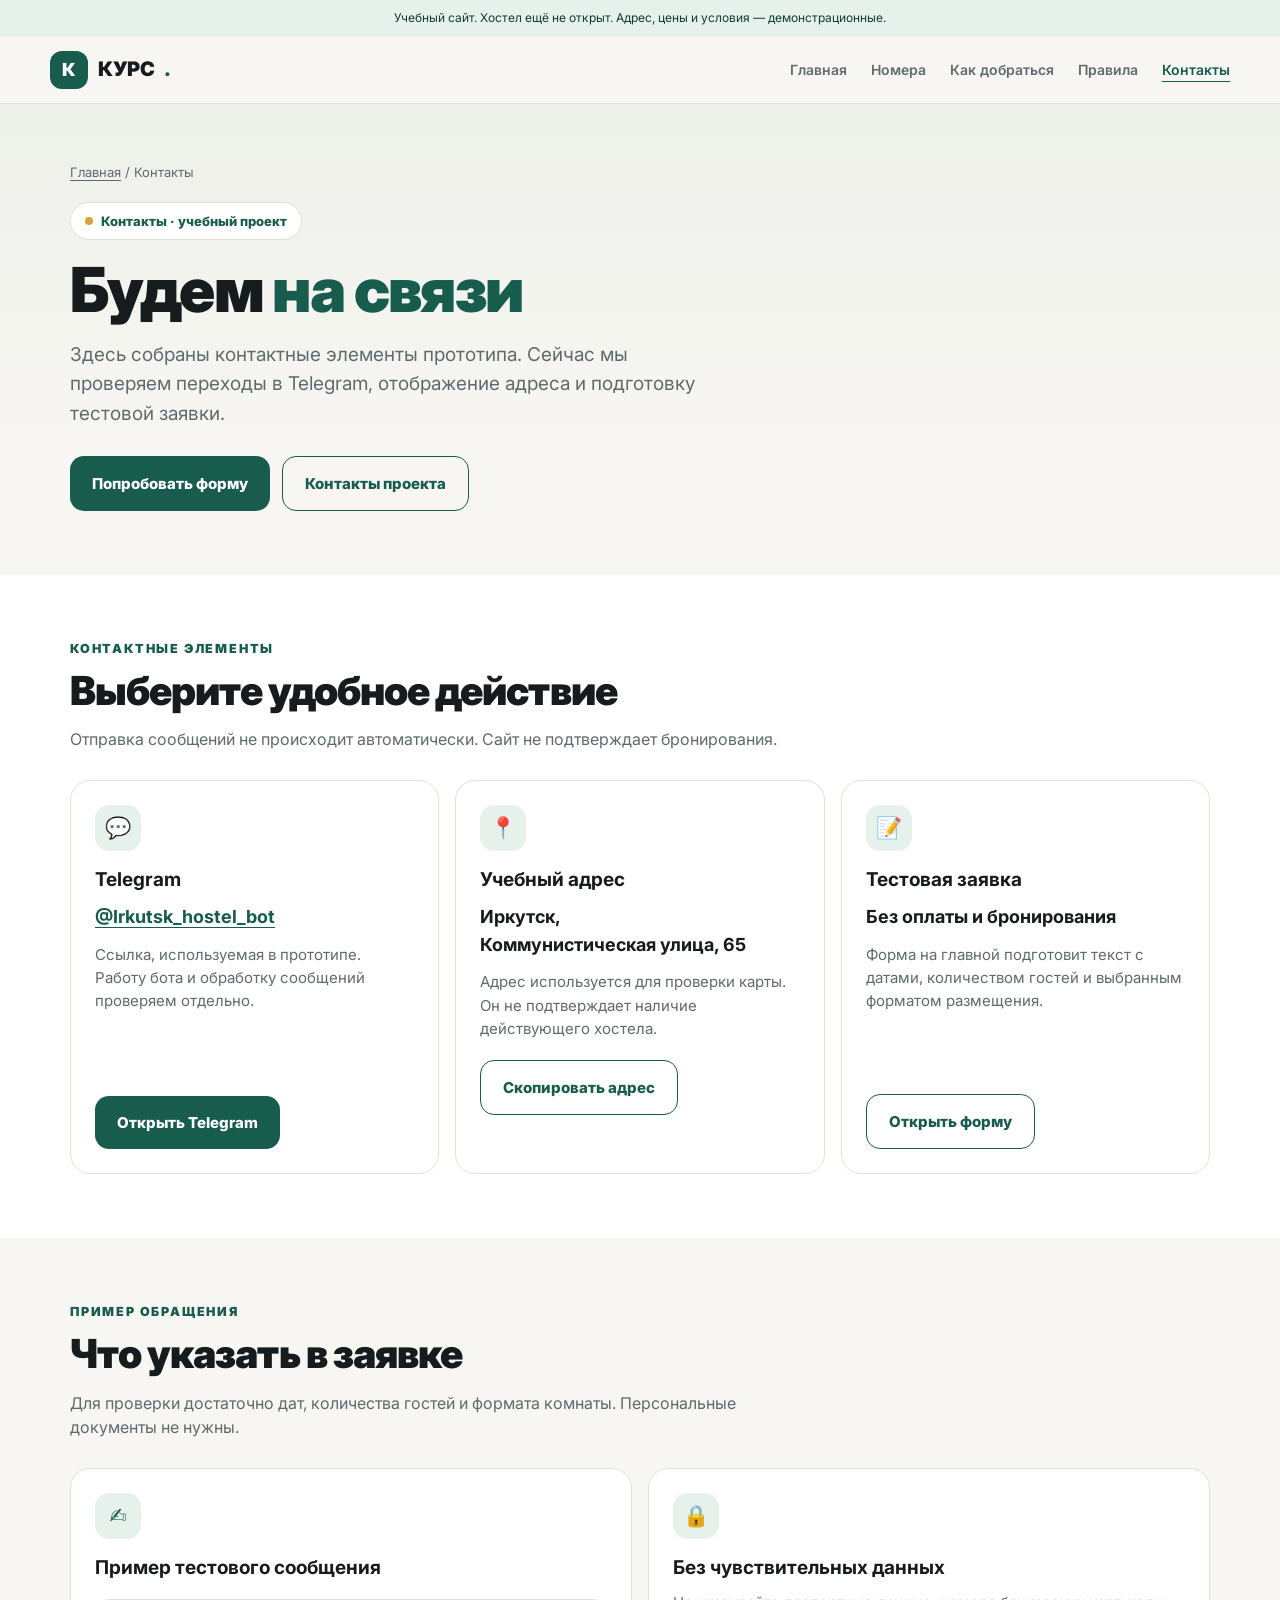
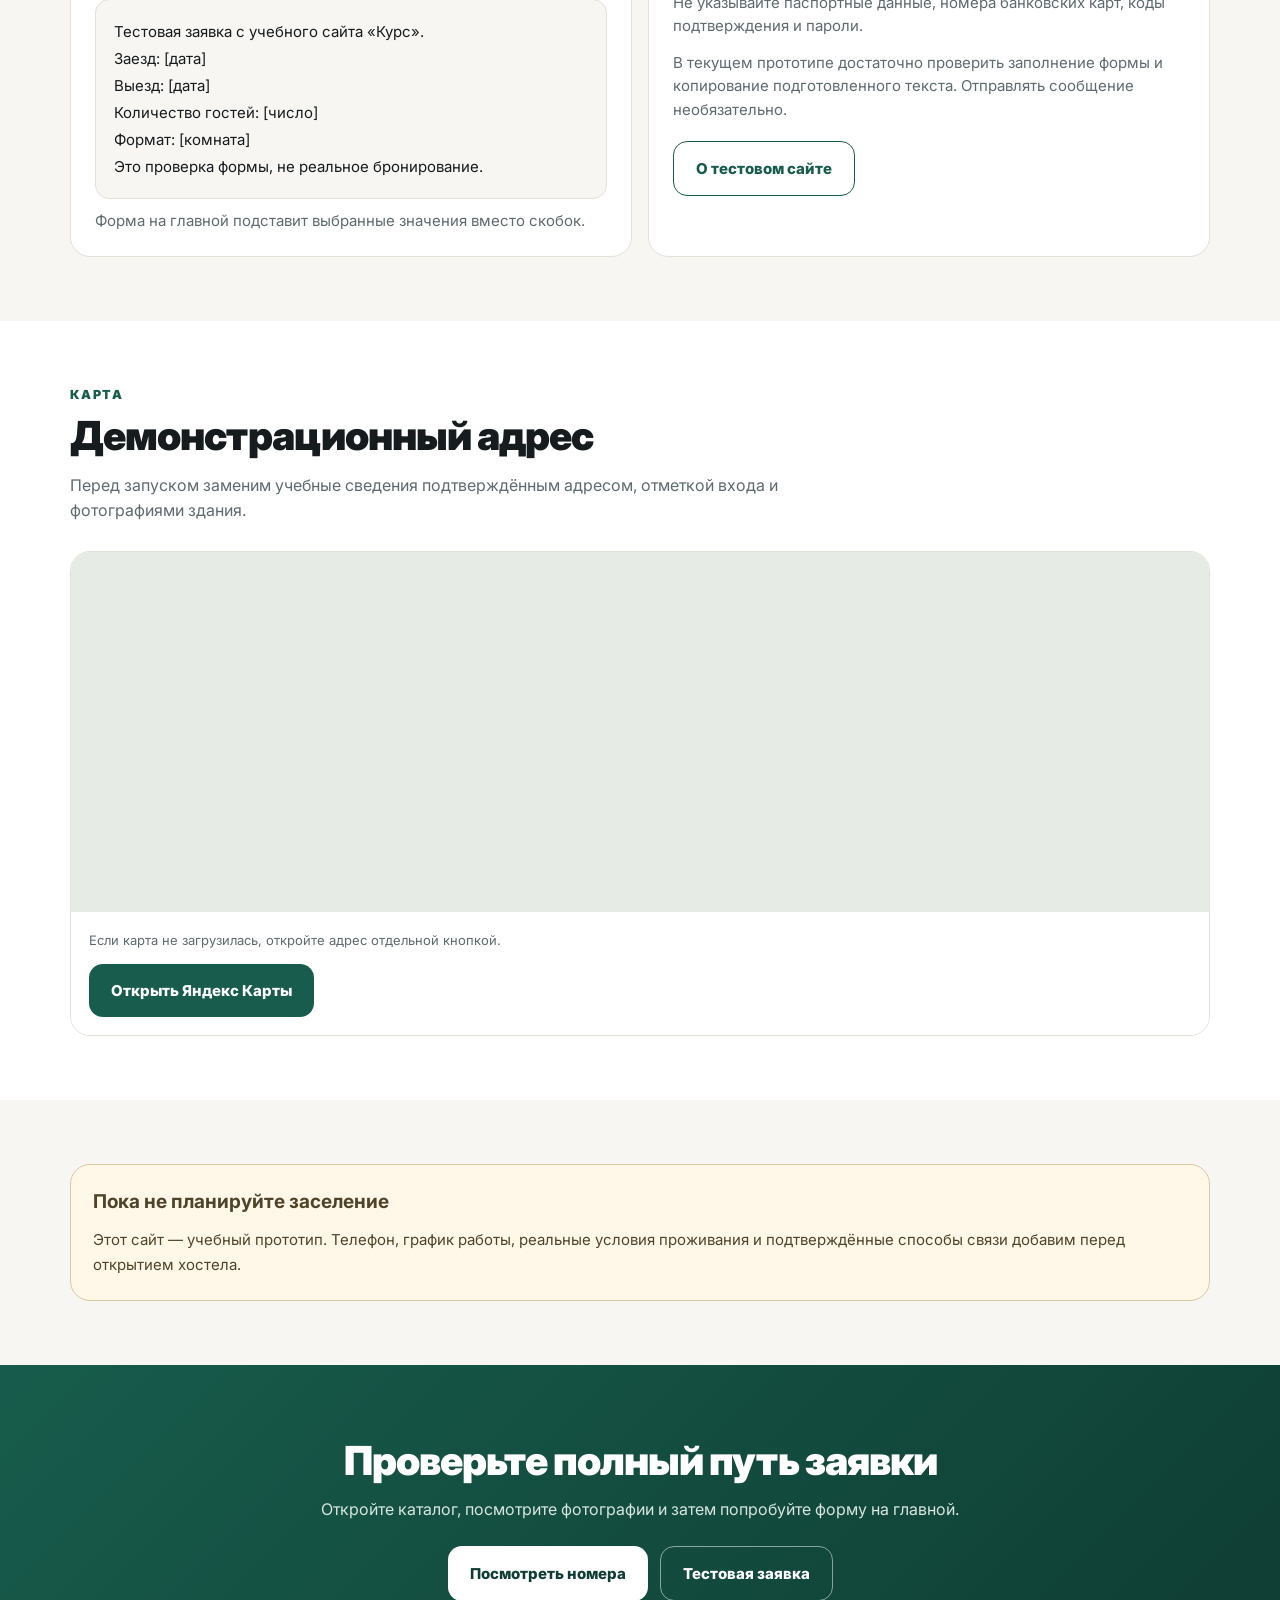
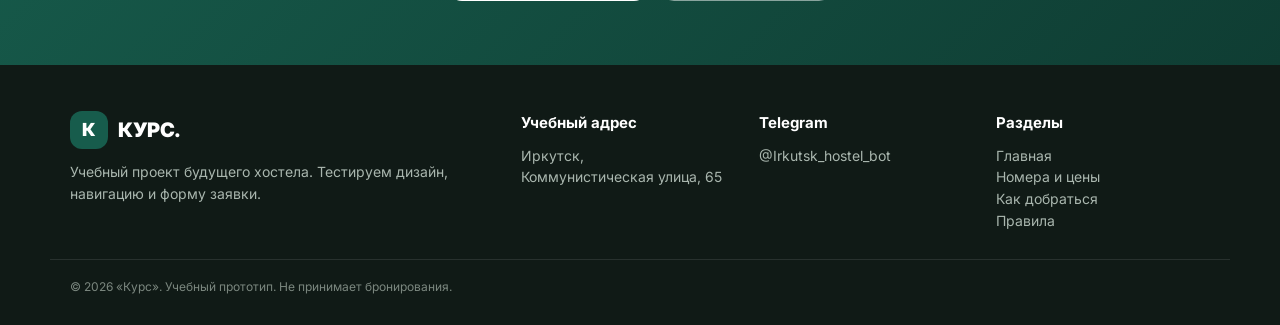
<file: contacts.html>
<!doctype html>
<html lang="ru">
<head>
  <meta charset="utf-8">
  <meta name="viewport" content="width=device-width, initial-scale=1">
  <meta name="robots" content="noindex, nofollow">

  <title>Контакты — учебный сайт «Курс»</title>
  <meta
    name="description"
    content="Контактная страница учебного проекта «Курс»: Telegram, демонстрационный адрес и переход к тестовой заявке.">

  <link rel="stylesheet" href="style.css">

  <style>
    .test-banner {
      padding: 9px 20px;
      background: #e7f1ec;
      color: #0f3d33;
      text-align: center;
      font-size: 12px;
    }

    .menu a[aria-current="page"] {
      color: var(--green);
      text-decoration: underline;
      text-underline-offset: 6px;
    }

    .breadcrumbs {
      margin-bottom: 20px;
      color: var(--muted);
      font-size: 13px;
    }

    .breadcrumbs a {
      text-decoration: underline;
      text-underline-offset: 3px;
    }

    .drawer-panel {
      overflow-y: auto;
    }

    .drawer-panel .btn {
      color: white;
      background: var(--green);
    }

    .drawer-panel .btn:hover {
      color: white;
      background: var(--green-dark);
    }

    .drawer-panel a[aria-current="page"] {
      background: var(--green-soft);
      color: var(--green);
    }

    .grid > * {
      min-width: 0;
    }

    .contact-card {
      display: flex;
      flex-direction: column;
      align-items: flex-start;
    }

    .contact-card .contact-action {
      margin-top: auto;
      padding-top: 20px;
    }

    .contact-value {
      margin-bottom: 12px;
      font-size: 18px;
      font-weight: 700;
      overflow-wrap: anywhere;
    }

    .contact-value a {
      color: var(--green);
      text-decoration: underline;
      text-underline-offset: 4px;
    }

    .address-text {
      font-style: normal;
    }

    .status {
      min-height: 22px;
      margin-top: 12px;
      color: var(--green);
      font-size: 13px;
    }

    .map-frame {
      display: block;
      width: 100%;
      height: 360px;
      border: 0;
      background: #e7ebe5;
    }

    .map-actions {
      padding: 18px;
      background: white;
    }

    .map-actions p {
      margin-bottom: 14px;
      color: var(--muted);
      font-size: 13px;
    }

    .message-example {
      margin-top: 16px;
      padding: 18px;
      border: 1px solid var(--line);
      border-radius: 14px;
      background: var(--bg);
      color: var(--ink);
      font-size: 15px;
      line-height: 1.8;
      white-space: pre-line;
    }

    .notice {
      padding: 22px;
      border: 1px solid #d9c89f;
      border-radius: var(--radius);
      background: #fff8e9;
      color: #51432a;
    }

    .notice h3 {
      margin-bottom: 10px;
      font-size: 19px;
    }

    .notice p {
      font-size: 15px;
      line-height: 1.7;
    }

    .mobile-bar {
      padding-bottom: calc(10px + env(safe-area-inset-bottom));
    }

    body {
      padding-bottom: calc(84px + env(safe-area-inset-bottom));
    }

    :focus-visible {
      outline: 3px solid #d9a13b;
      outline-offset: 4px;
    }

    @media (min-width: 860px) {
      .mobile-bar {
        display: none;
      }

      body {
        padding-bottom: 0;
      }
    }

    @media (prefers-reduced-motion: reduce) {
      html {
        scroll-behavior: auto;
      }
    }
  </style>
</head>

<body>

<div class="test-banner">
  Учебный сайт. Хостел ещё не открыт.
  Адрес, цены и условия — демонстрационные.
</div>

<header>
  <div class="container nav">
    <a class="brand" href="index.html" aria-label="Курс — главная">
      <span class="brand-mark" style="color: white;">К</span>
      КУРС<span>.</span>
    </a>

    <nav class="menu" aria-label="Основная навигация">
      <a href="index.html">Главная</a>
      <a href="rooms.html">Номера</a>
      <a href="directions.html">Как добраться</a>
      <a href="rules.html">Правила</a>
      <a href="contacts.html" aria-current="page">Контакты</a>
    </nav>

    <button
      class="burger"
      id="open-menu"
      type="button"
      aria-label="Открыть меню"
      aria-controls="mobile-menu"
      aria-expanded="false">
      <span></span>
    </button>
  </div>
</header>

<div class="drawer" id="mobile-menu" hidden>
  <div class="drawer-bg" id="menu-backdrop"></div>

  <div
    class="drawer-panel"
    role="dialog"
    aria-modal="true"
    aria-label="Навигация по сайту">

    <button
      class="drawer-close"
      id="close-menu"
      type="button"
      aria-label="Закрыть меню">
      ×
    </button>

    <a href="index.html">Главная</a>
    <a href="rooms.html">Номера и цены</a>
    <a href="directions.html">Как добраться</a>
    <a href="rules.html">Правила и FAQ</a>
    <a href="contacts.html" aria-current="page">Контакты</a>

    <a class="btn" href="index.html#booking">
      Тестовая заявка
    </a>
  </div>
</div>

<main>

  <section class="hero">
    <div class="container">

      <nav class="breadcrumbs" aria-label="Хлебные крошки">
        <a href="index.html">Главная</a>
        <span aria-hidden="true"> / </span>
        <span>Контакты</span>
      </nav>

      <div class="eyebrow">
        <span class="dot"></span>
        Контакты · учебный проект
      </div>

      <h1>Будем <em>на связи</em></h1>

      <p class="lead">
        Здесь собраны контактные элементы прототипа.
        Сейчас мы проверяем переходы в Telegram,
        отображение адреса и подготовку тестовой заявки.
      </p>

      <div class="hero-actions">
        <a class="btn" href="index.html#booking">
          Попробовать форму
        </a>

        <a class="btn ghost" href="#contact-options">
          Контакты проекта
        </a>
      </div>
    </div>
  </section>

  <section id="contact-options" style="background: white;">
    <div class="container">
      <div class="section-head">
        <div class="kicker">Контактные элементы</div>
        <h2>Выберите удобное действие</h2>

        <p class="sub">
          Отправка сообщений не происходит автоматически.
          Сайт не подтверждает бронирования.
        </p>
      </div>

      <div class="grid three">

        <div class="card contact-card">
          <div class="icon" aria-hidden="true">💬</div>
          <h3>Telegram</h3>

          <div class="contact-value">
            <a
              href="https://t.me/Irkutsk_hostel_bot"
              target="_blank"
              rel="noopener noreferrer">
              @Irkutsk_hostel_bot
            </a>
          </div>

          <p>
            Ссылка, используемая в прототипе.
            Работу бота и обработку сообщений
            проверяем отдельно.
          </p>

          <div class="contact-action">
            <a
              class="btn"
              href="https://t.me/Irkutsk_hostel_bot"
              target="_blank"
              rel="noopener noreferrer">
              Открыть Telegram
            </a>
          </div>
        </div>

        <div class="card contact-card">
          <div class="icon" aria-hidden="true">📍</div>
          <h3>Учебный адрес</h3>

          <address
            class="contact-value address-text"
            id="address">
            Иркутск,<br>
            Коммунистическая улица, 65
          </address>

          <p>
            Адрес используется для проверки карты.
            Он не подтверждает наличие
            действующего хостела.
          </p>

          <div class="contact-action">
            <button
              class="btn ghost"
              id="copy-address"
              type="button">
              Скопировать адрес
            </button>

            <p class="status" id="copy-status" role="status"></p>
          </div>
        </div>

        <div class="card contact-card">
          <div class="icon" aria-hidden="true">📝</div>
          <h3>Тестовая заявка</h3>

          <div class="contact-value">
            Без оплаты и бронирования
          </div>

          <p>
            Форма на главной подготовит текст
            с датами, количеством гостей
            и выбранным форматом размещения.
          </p>

          <div class="contact-action">
            <a class="btn ghost" href="index.html#booking">
              Открыть форму
            </a>
          </div>
        </div>

      </div>
    </div>
  </section>

  <section>
    <div class="container">
      <div class="section-head">
        <div class="kicker">Пример обращения</div>
        <h2>Что указать в заявке</h2>

        <p class="sub">
          Для проверки достаточно дат,
          количества гостей и формата комнаты.
          Персональные документы не нужны.
        </p>
      </div>

      <div class="grid two">

        <div class="card">
          <div class="icon" aria-hidden="true">✍️</div>
          <h3>Пример тестового сообщения</h3>

          <div class="message-example">Тестовая заявка с учебного сайта «Курс».
Заезд: [дата]
Выезд: [дата]
Количество гостей: [число]
Формат: [комната]
Это проверка формы, не реальное бронирование.</div>

          <p class="note">
            Форма на главной подставит
            выбранные значения вместо скобок.
          </p>
        </div>

        <div class="card">
          <div class="icon" aria-hidden="true">🔒</div>
          <h3>Без чувствительных данных</h3>

          <p>
            Не указывайте паспортные данные,
            номера банковских карт,
            коды подтверждения и пароли.
          </p>

          <p style="margin-top: 14px;">
            В текущем прототипе достаточно
            проверить заполнение формы
            и копирование подготовленного текста.
            Отправлять сообщение необязательно.
          </p>

          <a
            class="btn ghost"
            href="rules.html"
            style="margin-top: 20px;">
            О тестовом сайте
          </a>
        </div>

      </div>
    </div>
  </section>

  <section style="background: white;" id="location">
    <div class="container">
      <div class="section-head">
        <div class="kicker">Карта</div>
        <h2>Демонстрационный адрес</h2>

        <p class="sub">
          Перед запуском заменим учебные сведения
          подтверждённым адресом, отметкой входа
          и фотографиями здания.
        </p>
      </div>

      <div class="card map-card">
        <iframe
          class="map-frame"
          src="https://yandex.ru/map-widget/v1/?text=Иркутск%2C%20Коммунистическая%20улица%2C%2065&amp;z=16"
          loading="lazy"
          title="Поиск учебного адреса на Яндекс Картах">
        </iframe>

        <div class="map-actions">
          <p>
            Если карта не загрузилась,
            откройте адрес отдельной кнопкой.
          </p>

          <a
            class="btn"
            href="https://yandex.ru/maps/?text=Иркутск%2C%20Коммунистическая%20улица%2C%2065"
            target="_blank"
            rel="noopener noreferrer">
            Открыть Яндекс Карты
          </a>
        </div>
      </div>
    </div>
  </section>

  <section>
    <div class="container">
      <div class="notice">
        <h3>Пока не планируйте заселение</h3>
        <p>
          Этот сайт — учебный прототип.
          Телефон, график работы, реальные условия проживания
          и подтверждённые способы связи добавим
          перед открытием хостела.
        </p>
      </div>
    </div>
  </section>

  <section class="cta">
    <div class="container">
      <h2>Проверьте полный путь заявки</h2>

      <p>
        Откройте каталог, посмотрите фотографии
        и затем попробуйте форму на главной.
      </p>

      <div
        style="display: flex; flex-wrap: wrap;
               justify-content: center; gap: 12px;">

        <a class="btn" href="rooms.html">
          Посмотреть номера
        </a>

        <a class="btn ghost" href="index.html#booking">
          Тестовая заявка
        </a>
      </div>
    </div>
  </section>

</main>

<footer>
  <div class="container footer-grid">

    <div>
      <a
        class="brand"
        href="index.html"
        style="color: white; margin-bottom: 12px;">

        <span class="brand-mark" style="color: white;">К</span>
        КУРС.
      </a>

      <p>
        Учебный проект будущего хостела.
        Тестируем дизайн, навигацию и форму заявки.
      </p>
    </div>

    <div>
      <h4>Учебный адрес</h4>
      <p>
        Иркутск,<br>
        Коммунистическая улица, 65
      </p>
    </div>

    <div>
      <h4>Telegram</h4>

      <a
        href="https://t.me/Irkutsk_hostel_bot"
        style="overflow-wrap: anywhere;">
        @Irkutsk_hostel_bot
      </a>
    </div>

    <div>
      <h4>Разделы</h4>
      <p>
        <a href="index.html">Главная</a><br>
        <a href="rooms.html">Номера и цены</a><br>
        <a href="directions.html">Как добраться</a><br>
        <a href="rules.html">Правила</a>
      </p>
    </div>

  </div>

  <div class="container copyright">
    © 2026 «Курс». Учебный прототип. Не принимает бронирования.
  </div>
</footer>

<div class="mobile-bar">
  <a class="btn ghost" href="#contact-options">Контакты</a>
  <a class="btn" href="index.html#booking">Тестовая заявка</a>
</div>

<script>
  const drawer = document.getElementById('mobile-menu');
  const openMenuButton = document.getElementById('open-menu');
  const closeMenuButton = document.getElementById('close-menu');
  const backdrop = document.getElementById('menu-backdrop');

  function openMenu() {
    drawer.hidden = false;
    drawer.classList.add('open');
    openMenuButton.setAttribute('aria-expanded', 'true');
    document.body.style.overflow = 'hidden';
    closeMenuButton.focus();
  }

  function closeMenu() {
    drawer.classList.remove('open');
    drawer.hidden = true;
    openMenuButton.setAttribute('aria-expanded', 'false');
    document.body.style.overflow = '';
    openMenuButton.focus();
  }

  openMenuButton.addEventListener('click', openMenu);
  closeMenuButton.addEventListener('click', closeMenu);
  backdrop.addEventListener('click', closeMenu);

  drawer.querySelectorAll('a').forEach(link => {
    link.addEventListener('click', closeMenu);
  });

  document.addEventListener('keydown', event => {
    if (!drawer.classList.contains('open')) return;

    if (event.key === 'Escape') {
      closeMenu();
    }

    if (event.key === 'Tab') {
      const items = drawer.querySelectorAll('button, a[href]');
      const first = items[0];
      const last = items[items.length - 1];

      if (event.shiftKey && document.activeElement === first) {
        event.preventDefault();
        last.focus();
      } else if (
        !event.shiftKey &&
        document.activeElement === last
      ) {
        event.preventDefault();
        first.focus();
      }
    }
  });

  window.addEventListener('resize', () => {
    if (
      window.innerWidth >= 860 &&
      drawer.classList.contains('open')
    ) {
      closeMenu();
    }
  });

  const copyAddressButton = document.getElementById('copy-address');
  const copyStatus = document.getElementById('copy-status');
  const address = document.getElementById('address');

  copyAddressButton.addEventListener('click', async () => {
    const text = 'Иркутск, Коммунистическая улица, 65';

    try {
      await navigator.clipboard.writeText(text);
      copyStatus.textContent = 'Адрес скопирован.';
    } catch (error) {
      const selection = window.getSelection();
      const range = document.createRange();

      range.selectNodeContents(address);
      selection.removeAllRanges();
      selection.addRange(range);

      copyStatus.textContent =
        'Адрес выделен. Скопируйте его через меню телефона.';
    }
  });
</script>

</body>
</html>
</file>
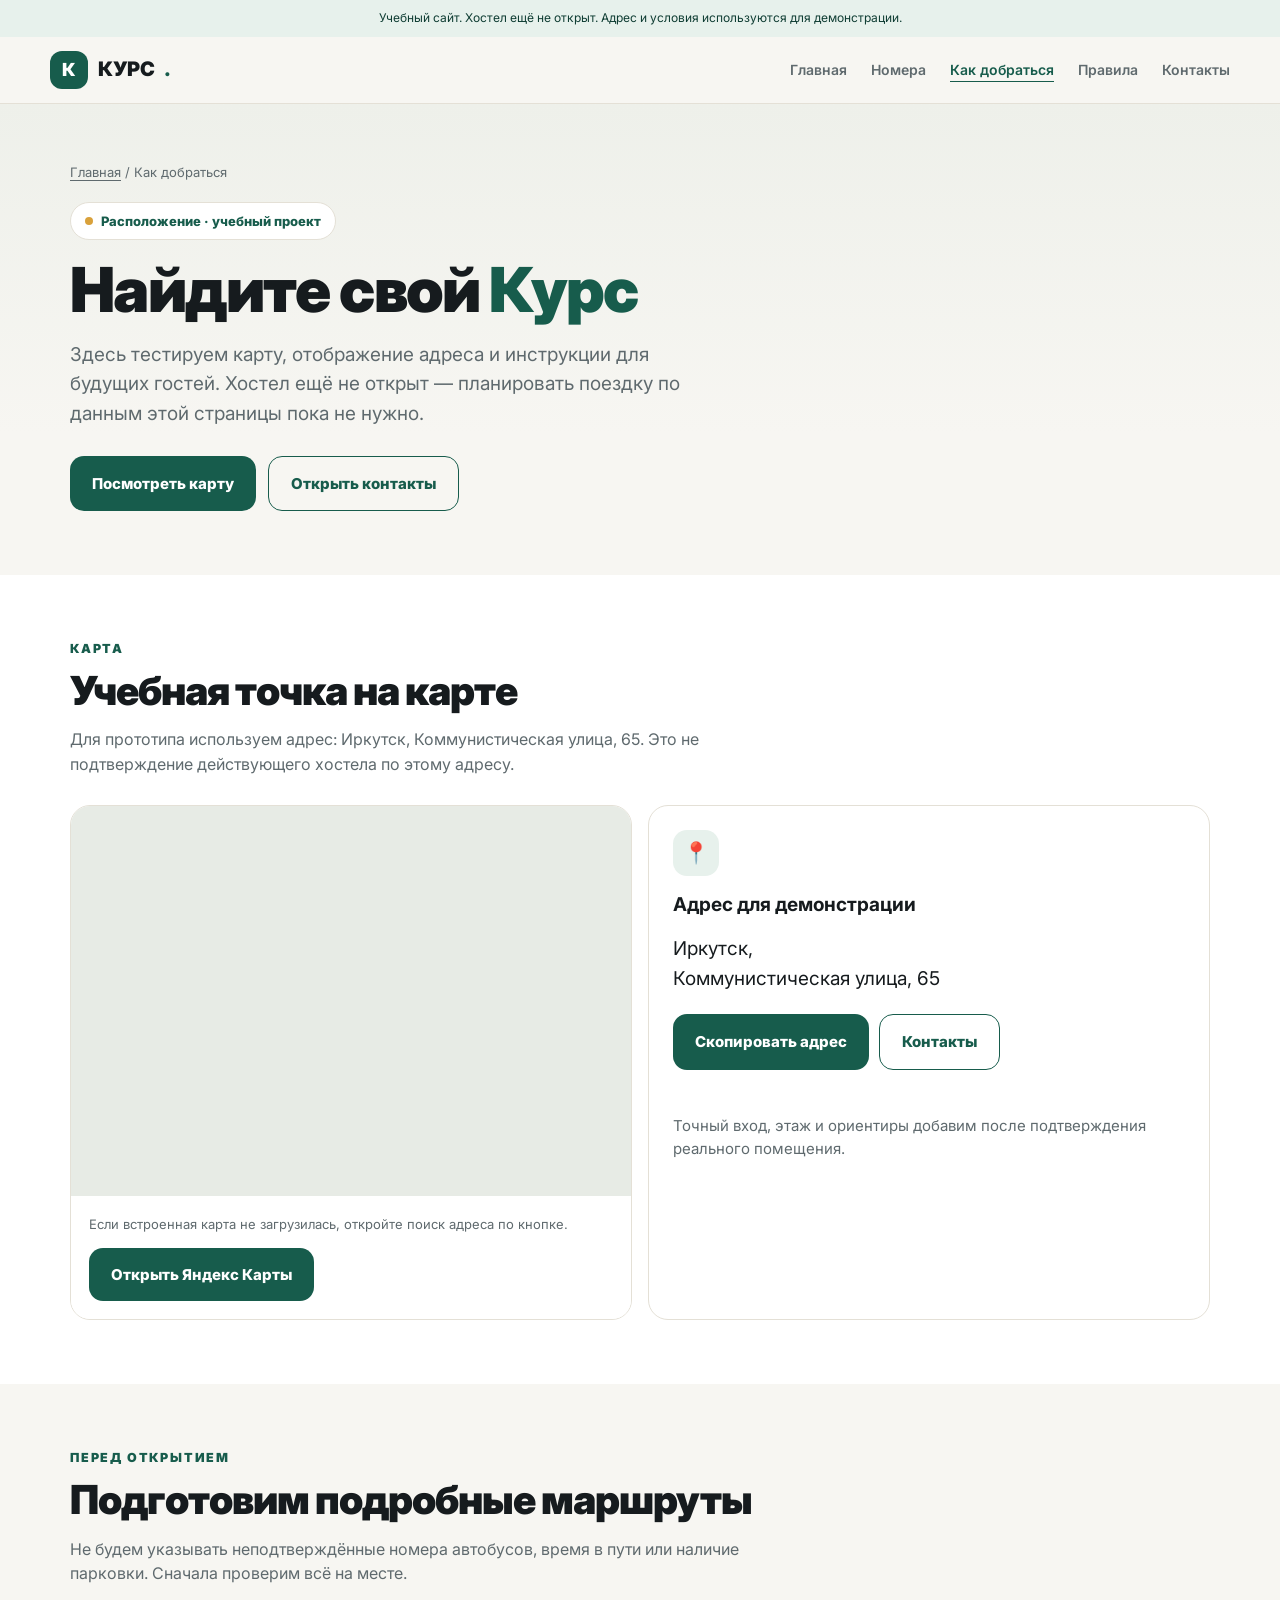
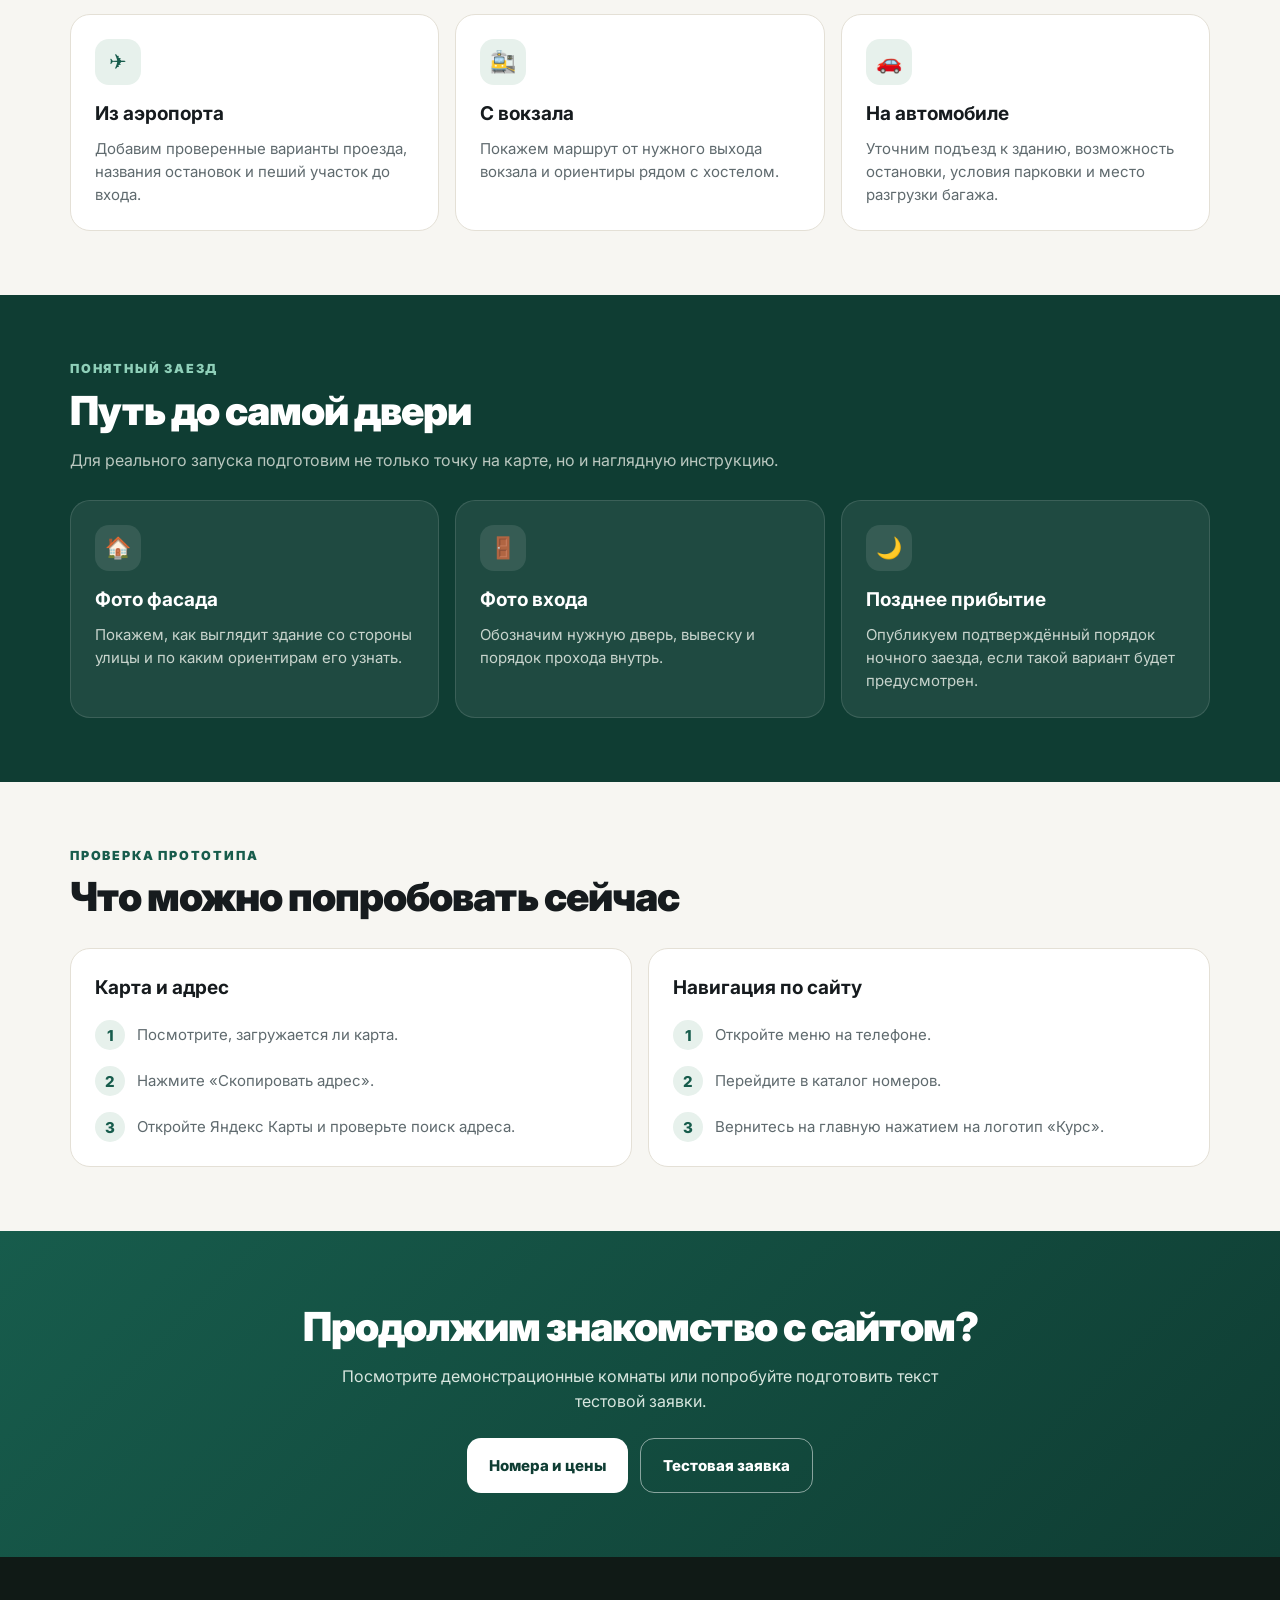
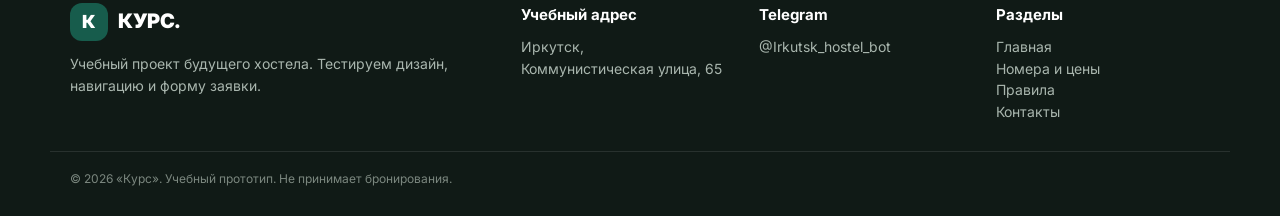
<file: directions.html>
<!doctype html>
<html lang="ru">
<head>
  <meta charset="utf-8">
  <meta name="viewport" content="width=device-width, initial-scale=1">
  <meta name="robots" content="noindex, nofollow">

  <title>Как добраться — учебный сайт «Курс»</title>
  <meta
    name="description"
    content="Учебная страница расположения хостела «Курс»: демонстрационный адрес, карта и информация для будущих гостей.">

  <link rel="stylesheet" href="style.css">

  <style>
    .test-banner {
      padding: 9px 20px;
      background: #e7f1ec;
      color: #0f3d33;
      text-align: center;
      font-size: 12px;
    }

    .menu a[aria-current="page"] {
      color: var(--green);
      text-decoration: underline;
      text-underline-offset: 6px;
    }

    .breadcrumbs {
      margin-bottom: 20px;
      color: var(--muted);
      font-size: 13px;
    }

    .breadcrumbs a {
      text-decoration: underline;
      text-underline-offset: 3px;
    }

    .drawer-panel {
      overflow-y: auto;
    }

    .drawer-panel .btn {
      color: white;
      background: var(--green);
    }

    .drawer-panel .btn:hover {
      color: white;
      background: var(--green-dark);
    }

    .drawer-panel a[aria-current="page"] {
      background: var(--green-soft);
      color: var(--green);
    }

    .grid > * {
      min-width: 0;
    }

    .map-frame {
      display: block;
      width: 100%;
      height: 390px;
      border: 0;
      background: #e7ebe5;
    }

    .map-actions {
      padding: 18px;
      background: white;
    }

    .map-actions p {
      margin-bottom: 14px;
      color: var(--muted);
      font-size: 13px;
    }

    .address-text {
      margin: 14px 0 20px;
      color: var(--ink);
      font-style: normal;
      font-size: 19px;
      line-height: 1.6;
    }

    .address-actions {
      display: flex;
      flex-wrap: wrap;
      gap: 10px;
    }

    .status {
      min-height: 22px;
      margin-top: 12px;
      color: var(--green);
      font-size: 13px;
    }

    .steps {
      list-style: none;
      display: grid;
      gap: 16px;
      margin-top: 18px;
    }

    .steps li {
      display: flex;
      align-items: flex-start;
      gap: 12px;
      color: var(--muted);
      font-size: 15px;
    }

    .step-number {
      flex: 0 0 30px;
      height: 30px;
      display: grid;
      place-items: center;
      border-radius: 50%;
      background: var(--green-soft);
      color: var(--green);
      font-weight: 800;
    }

    .steps li span:last-child {
      padding-top: 3px;
    }

    .mobile-bar {
      padding-bottom: calc(10px + env(safe-area-inset-bottom));
    }

    body {
      padding-bottom: calc(84px + env(safe-area-inset-bottom));
    }

    :focus-visible {
      outline: 3px solid #d9a13b;
      outline-offset: 4px;
    }

    @media (min-width: 860px) {
      .mobile-bar {
        display: none;
      }

      body {
        padding-bottom: 0;
      }
    }

    @media (prefers-reduced-motion: reduce) {
      html {
        scroll-behavior: auto;
      }
    }
  </style>
</head>

<body>

<div class="test-banner">
  Учебный сайт. Хостел ещё не открыт.
  Адрес и условия используются для демонстрации.
</div>

<header>
  <div class="container nav">
    <a class="brand" href="index.html" aria-label="Курс — главная">
      <span class="brand-mark" style="color: white;">К</span>
      КУРС<span>.</span>
    </a>

    <nav class="menu" aria-label="Основная навигация">
      <a href="index.html">Главная</a>
      <a href="rooms.html">Номера</a>
      <a href="directions.html" aria-current="page">
        Как добраться
      </a>
      <a href="rules.html">Правила</a>
      <a href="contacts.html">Контакты</a>
    </nav>

    <button
      class="burger"
      id="open-menu"
      type="button"
      aria-label="Открыть меню"
      aria-controls="mobile-menu"
      aria-expanded="false">
      <span></span>
    </button>
  </div>
</header>

<div class="drawer" id="mobile-menu" hidden>
  <div class="drawer-bg" id="menu-backdrop"></div>

  <div
    class="drawer-panel"
    role="dialog"
    aria-modal="true"
    aria-label="Навигация по сайту">

    <button
      class="drawer-close"
      id="close-menu"
      type="button"
      aria-label="Закрыть меню">
      ×
    </button>

    <a href="index.html">Главная</a>
    <a href="rooms.html">Номера и цены</a>
    <a href="directions.html" aria-current="page">
      Как добраться
    </a>
    <a href="rules.html">Правила и FAQ</a>
    <a href="contacts.html">Контакты</a>

    <a class="btn" href="index.html#booking">
      Тестовая заявка
    </a>
  </div>
</div>

<main>

  <section class="hero">
    <div class="container">

      <nav class="breadcrumbs" aria-label="Хлебные крошки">
        <a href="index.html">Главная</a>
        <span aria-hidden="true"> / </span>
        <span>Как добраться</span>
      </nav>

      <div class="eyebrow">
        <span class="dot"></span>
        Расположение · учебный проект
      </div>

      <h1>Найдите свой <em>Курс</em></h1>

      <p class="lead">
        Здесь тестируем карту, отображение адреса
        и инструкции для будущих гостей.
        Хостел ещё не открыт — планировать поездку
        по данным этой страницы пока не нужно.
      </p>

      <div class="hero-actions">
        <a class="btn" href="#location">Посмотреть карту</a>
        <a class="btn ghost" href="contacts.html">
          Открыть контакты
        </a>
      </div>
    </div>
  </section>

  <section id="location" style="background: white;">
    <div class="container">
      <div class="section-head">
        <div class="kicker">Карта</div>
        <h2>Учебная точка на карте</h2>

        <p class="sub">
          Для прототипа используем адрес:
          Иркутск, Коммунистическая улица, 65.
          Это не подтверждение действующего хостела по этому адресу.
        </p>
      </div>

      <div class="grid two">

        <div class="card map-card">
          <iframe
            class="map-frame"
            src="https://yandex.ru/map-widget/v1/?text=Иркутск%2C%20Коммунистическая%20улица%2C%2065&amp;z=16"
            loading="lazy"
            title="Поиск учебного адреса на Яндекс Картах">
          </iframe>

          <div class="map-actions">
            <p>
              Если встроенная карта не загрузилась,
              откройте поиск адреса по кнопке.
            </p>

            <a
              class="btn"
              href="https://yandex.ru/maps/?text=Иркутск%2C%20Коммунистическая%20улица%2C%2065"
              target="_blank"
              rel="noopener noreferrer">
              Открыть Яндекс Карты
            </a>
          </div>
        </div>

        <div class="card">
          <div class="icon" aria-hidden="true">📍</div>
          <h3>Адрес для демонстрации</h3>

          <address class="address-text" id="address">
            Иркутск,<br>
            Коммунистическая улица, 65
          </address>

          <div class="address-actions">
            <button class="btn" id="copy-address" type="button">
              Скопировать адрес
            </button>

            <a class="btn ghost" href="contacts.html">
              Контакты
            </a>
          </div>

          <p class="status" id="copy-status" role="status"></p>

          <p class="note">
            Точный вход, этаж и ориентиры добавим
            после подтверждения реального помещения.
          </p>
        </div>

      </div>
    </div>
  </section>

  <section>
    <div class="container">
      <div class="section-head">
        <div class="kicker">Перед открытием</div>
        <h2>Подготовим подробные маршруты</h2>

        <p class="sub">
          Не будем указывать неподтверждённые номера автобусов,
          время в пути или наличие парковки.
          Сначала проверим всё на месте.
        </p>
      </div>

      <div class="grid three">

        <div class="card">
          <div class="icon" aria-hidden="true">✈️</div>
          <h3>Из аэропорта</h3>

          <p>
            Добавим проверенные варианты проезда,
            названия остановок и пеший участок до входа.
          </p>
        </div>

        <div class="card">
          <div class="icon" aria-hidden="true">🚉</div>
          <h3>С вокзала</h3>

          <p>
            Покажем маршрут от нужного выхода вокзала
            и ориентиры рядом с хостелом.
          </p>
        </div>

        <div class="card">
          <div class="icon" aria-hidden="true">🚗</div>
          <h3>На автомобиле</h3>

          <p>
            Уточним подъезд к зданию, возможность остановки,
            условия парковки и место разгрузки багажа.
          </p>
        </div>

      </div>
    </div>
  </section>

  <section class="dark">
    <div class="container">
      <div class="section-head">
        <div class="kicker">Понятный заезд</div>
        <h2>Путь до самой двери</h2>

        <p class="sub">
          Для реального запуска подготовим не только
          точку на карте, но и наглядную инструкцию.
        </p>
      </div>

      <div class="grid three">
        <div class="card">
          <div class="icon" aria-hidden="true">🏠</div>
          <h3>Фото фасада</h3>
          <p>
            Покажем, как выглядит здание со стороны улицы
            и по каким ориентирам его узнать.
          </p>
        </div>

        <div class="card">
          <div class="icon" aria-hidden="true">🚪</div>
          <h3>Фото входа</h3>
          <p>
            Обозначим нужную дверь, вывеску
            и порядок прохода внутрь.
          </p>
        </div>

        <div class="card">
          <div class="icon" aria-hidden="true">🌙</div>
          <h3>Позднее прибытие</h3>
          <p>
            Опубликуем подтверждённый порядок ночного заезда,
            если такой вариант будет предусмотрен.
          </p>
        </div>
      </div>
    </div>
  </section>

  <section>
    <div class="container">
      <div class="section-head">
        <div class="kicker">Проверка прототипа</div>
        <h2>Что можно попробовать сейчас</h2>
      </div>

      <div class="grid two">
        <div class="card">
          <h3>Карта и адрес</h3>

          <ol class="steps">
            <li>
              <span class="step-number">1</span>
              <span>Посмотрите, загружается ли карта.</span>
            </li>

            <li>
              <span class="step-number">2</span>
              <span>Нажмите «Скопировать адрес».</span>
            </li>

            <li>
              <span class="step-number">3</span>
              <span>
                Откройте Яндекс Карты и проверьте поиск адреса.
              </span>
            </li>
          </ol>
        </div>

        <div class="card">
          <h3>Навигация по сайту</h3>

          <ol class="steps">
            <li>
              <span class="step-number">1</span>
              <span>Откройте меню на телефоне.</span>
            </li>

            <li>
              <span class="step-number">2</span>
              <span>Перейдите в каталог номеров.</span>
            </li>

            <li>
              <span class="step-number">3</span>
              <span>
                Вернитесь на главную нажатием на логотип «Курс».
              </span>
            </li>
          </ol>
        </div>
      </div>
    </div>
  </section>

  <section class="cta">
    <div class="container">
      <h2>Продолжим знакомство с сайтом?</h2>

      <p>
        Посмотрите демонстрационные комнаты
        или попробуйте подготовить текст тестовой заявки.
      </p>

      <div
        style="display: flex; flex-wrap: wrap;
               justify-content: center; gap: 12px;">

        <a class="btn" href="rooms.html">
          Номера и цены
        </a>

        <a class="btn ghost" href="index.html#booking">
          Тестовая заявка
        </a>
      </div>
    </div>
  </section>

</main>

<footer>
  <div class="container footer-grid">
    <div>
      <a
        class="brand"
        href="index.html"
        style="color: white; margin-bottom: 12px;">

        <span class="brand-mark" style="color: white;">К</span>
        КУРС.
      </a>

      <p>
        Учебный проект будущего хостела.
        Тестируем дизайн, навигацию и форму заявки.
      </p>
    </div>

    <div>
      <h4>Учебный адрес</h4>
      <p>
        Иркутск,<br>
        Коммунистическая улица, 65
      </p>
    </div>

    <div>
      <h4>Telegram</h4>

      <a
        href="https://t.me/Irkutsk_hostel_bot"
        style="overflow-wrap: anywhere;">
        @Irkutsk_hostel_bot
      </a>
    </div>

    <div>
      <h4>Разделы</h4>
      <p>
        <a href="index.html">Главная</a><br>
        <a href="rooms.html">Номера и цены</a><br>
        <a href="rules.html">Правила</a><br>
        <a href="contacts.html">Контакты</a>
      </p>
    </div>
  </div>

  <div class="container copyright">
    © 2026 «Курс». Учебный прототип. Не принимает бронирования.
  </div>
</footer>

<div class="mobile-bar">
  <a class="btn ghost" href="#location">Карта</a>
  <a class="btn" href="index.html#booking">Тестовая заявка</a>
</div>

<script>
  const drawer = document.getElementById('mobile-menu');
  const openMenuButton = document.getElementById('open-menu');
  const closeMenuButton = document.getElementById('close-menu');
  const backdrop = document.getElementById('menu-backdrop');

  function openMenu() {
    drawer.hidden = false;
    drawer.classList.add('open');
    openMenuButton.setAttribute('aria-expanded', 'true');
    document.body.style.overflow = 'hidden';
    closeMenuButton.focus();
  }

  function closeMenu() {
    drawer.classList.remove('open');
    drawer.hidden = true;
    openMenuButton.setAttribute('aria-expanded', 'false');
    document.body.style.overflow = '';
    openMenuButton.focus();
  }

  openMenuButton.addEventListener('click', openMenu);
  closeMenuButton.addEventListener('click', closeMenu);
  backdrop.addEventListener('click', closeMenu);

  drawer.querySelectorAll('a').forEach(link => {
    link.addEventListener('click', closeMenu);
  });

  document.addEventListener('keydown', event => {
    if (!drawer.classList.contains('open')) return;

    if (event.key === 'Escape') {
      closeMenu();
    }

    if (event.key === 'Tab') {
      const items = drawer.querySelectorAll('button, a[href]');
      const first = items[0];
      const last = items[items.length - 1];

      if (event.shiftKey && document.activeElement === first) {
        event.preventDefault();
        last.focus();
      } else if (
        !event.shiftKey &&
        document.activeElement === last
      ) {
        event.preventDefault();
        first.focus();
      }
    }
  });

  window.addEventListener('resize', () => {
    if (
      window.innerWidth >= 860 &&
      drawer.classList.contains('open')
    ) {
      closeMenu();
    }
  });

  const copyAddressButton = document.getElementById('copy-address');
  const copyStatus = document.getElementById('copy-status');
  const address = document.getElementById('address');

  copyAddressButton.addEventListener('click', async () => {
    const text = 'Иркутск, Коммунистическая улица, 65';

    try {
      await navigator.clipboard.writeText(text);
      copyStatus.textContent = 'Адрес скопирован.';
    } catch (error) {
      const selection = window.getSelection();
      const range = document.createRange();

      range.selectNodeContents(address);
      selection.removeAllRanges();
      selection.addRange(range);

      copyStatus.textContent =
        'Адрес выделен. Скопируйте его через меню телефона.';
    }
  });
</script>

</body>
</html>
</file>
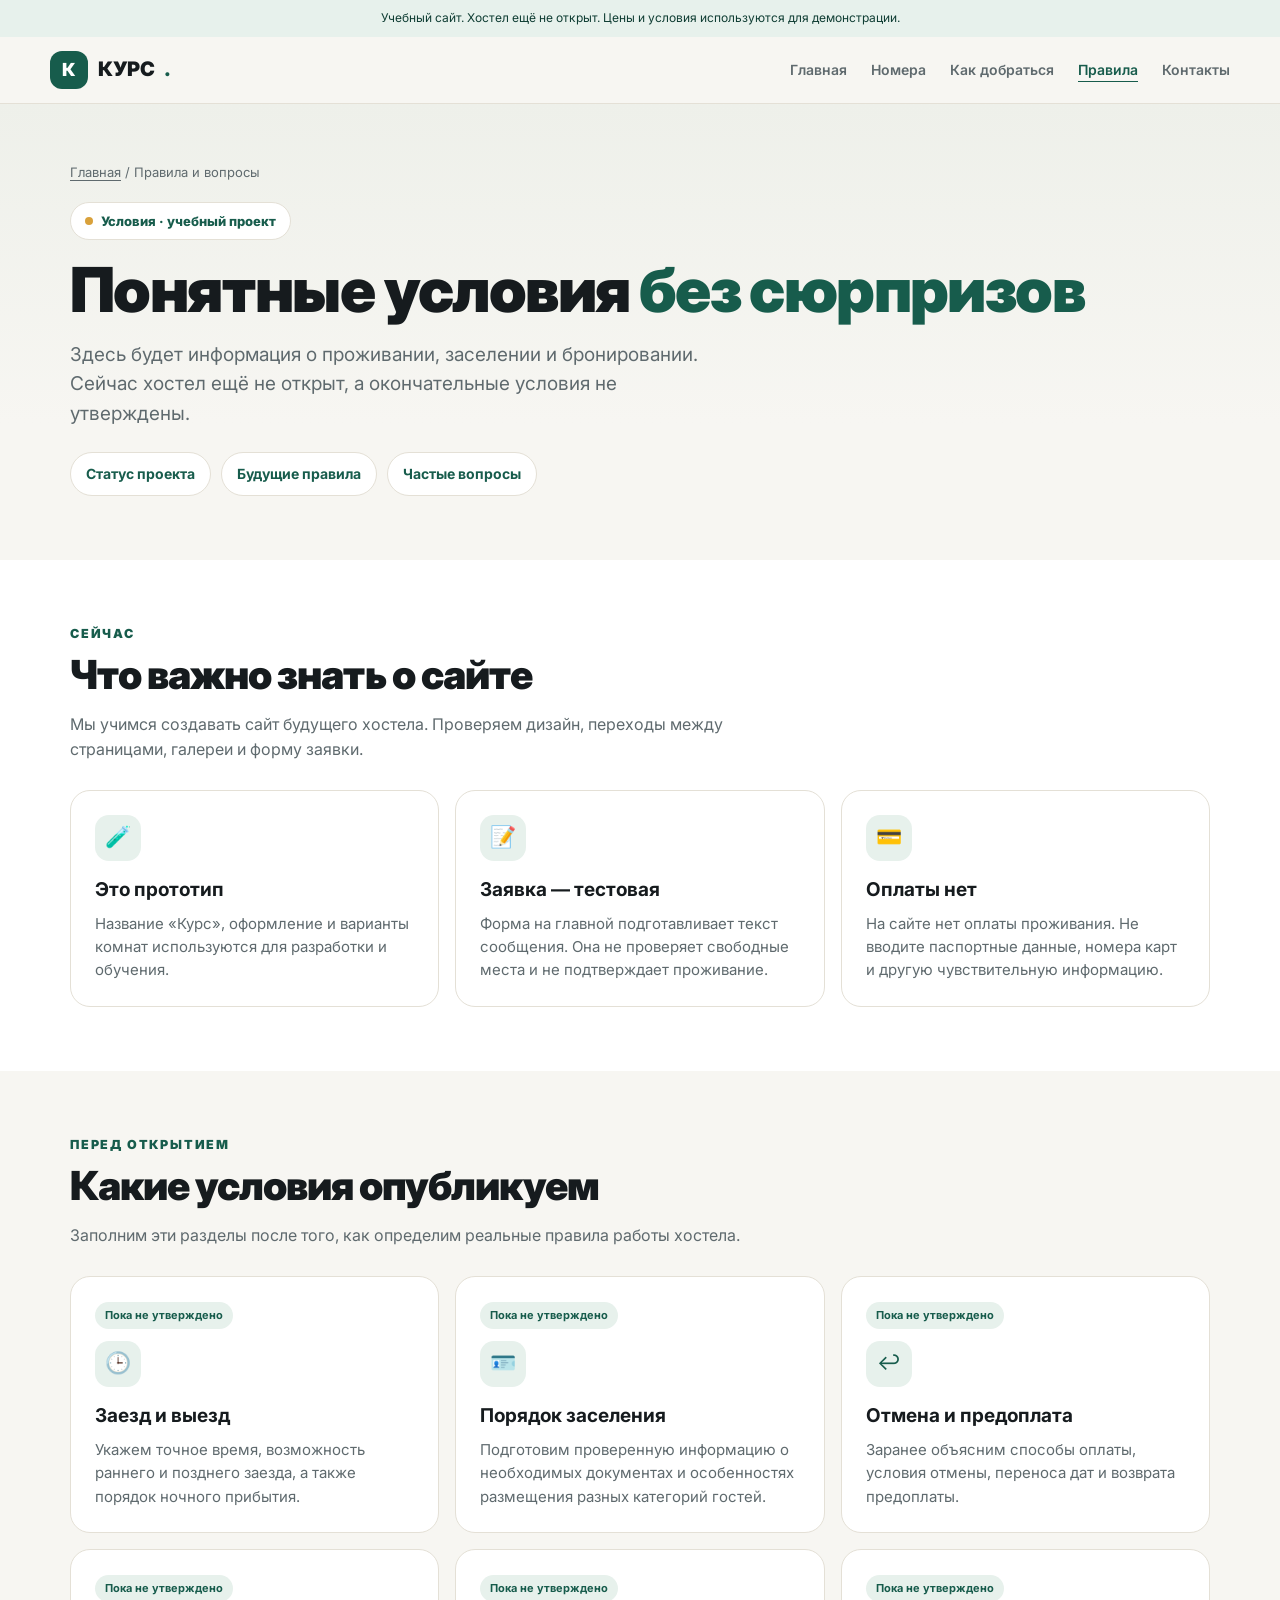
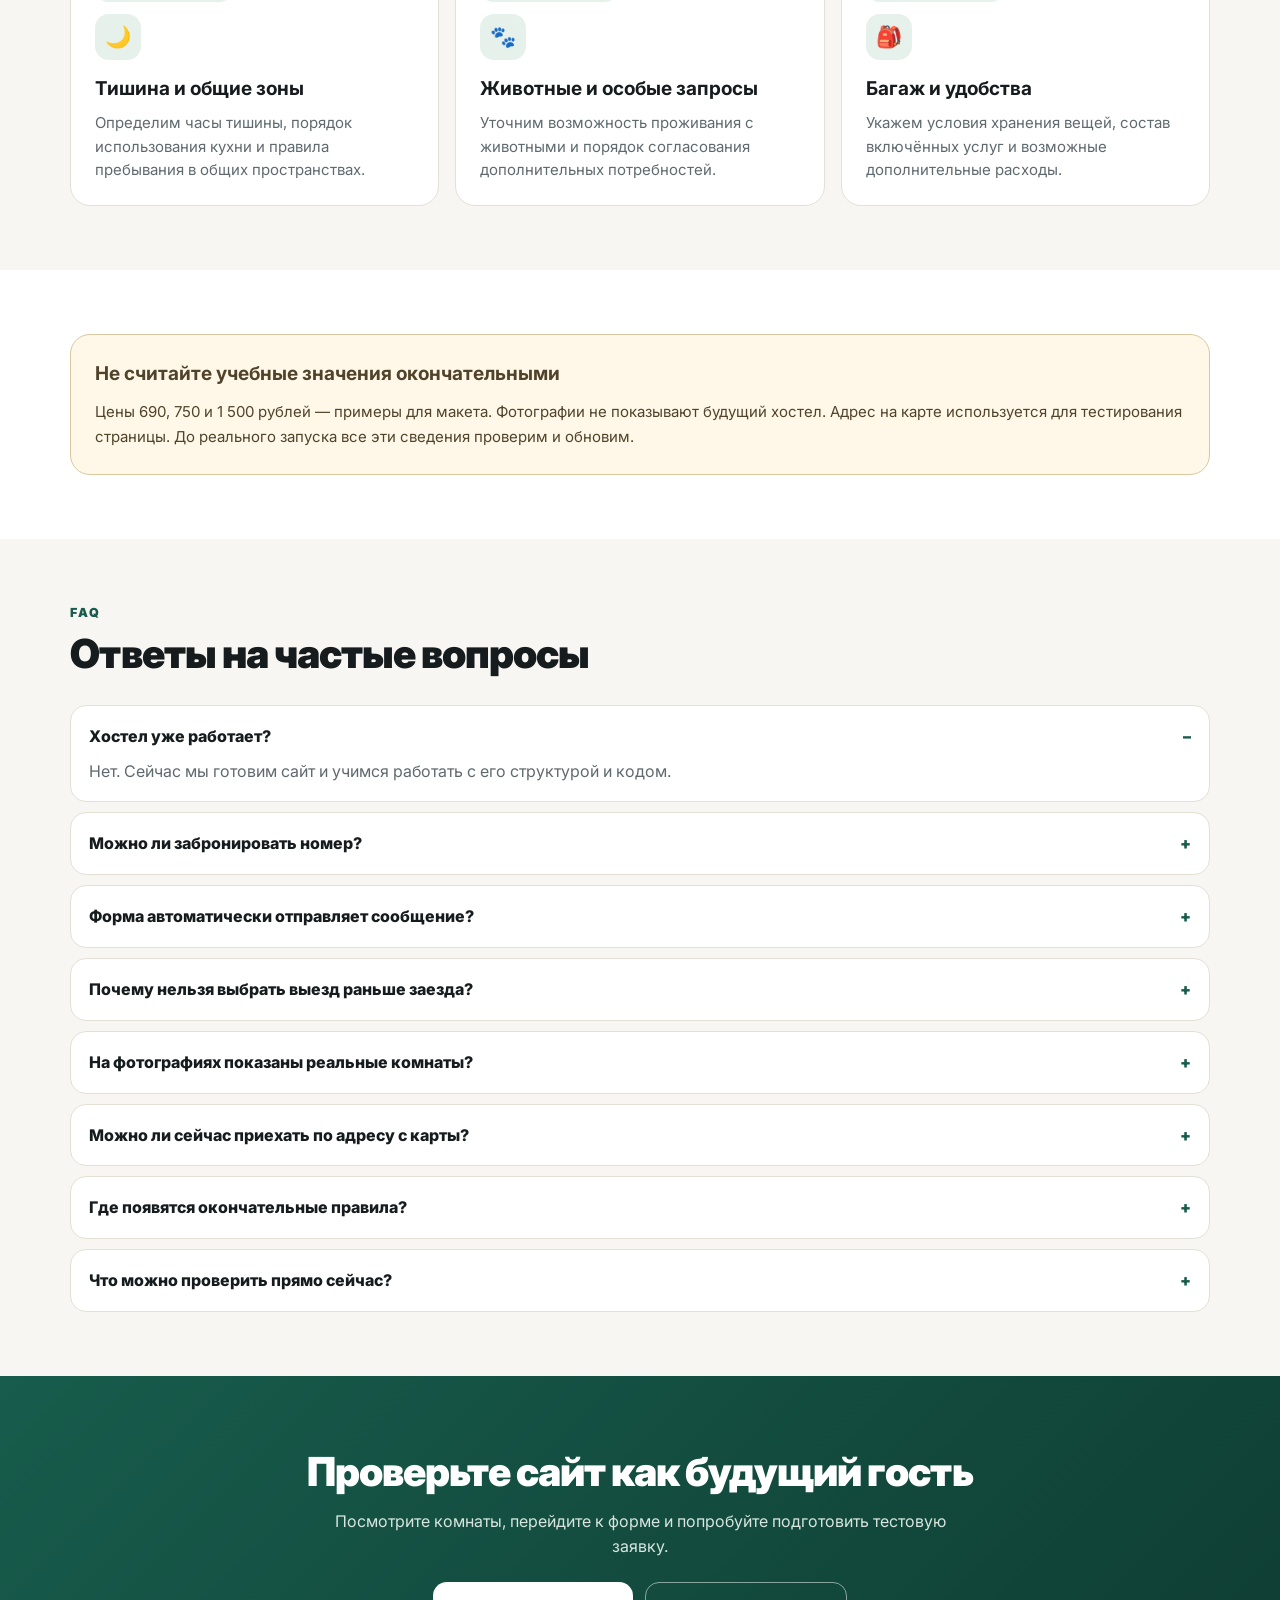
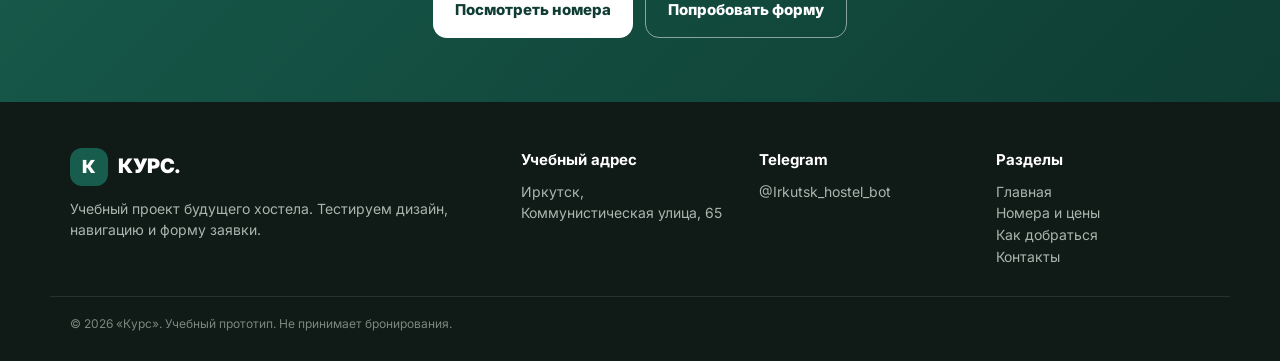
<file: rules.html>
<!doctype html>
<html lang="ru">
<head>
  <meta charset="utf-8">
  <meta name="viewport" content="width=device-width, initial-scale=1">
  <meta name="robots" content="noindex, nofollow">

  <title>Правила и вопросы — учебный сайт «Курс»</title>
  <meta
    name="description"
    content="Учебная страница правил хостела «Курс»: статус проекта, будущие условия проживания и ответы на вопросы о прототипе.">

  <link rel="stylesheet" href="style.css">

  <style>
    .test-banner {
      padding: 9px 20px;
      background: #e7f1ec;
      color: #0f3d33;
      text-align: center;
      font-size: 12px;
    }

    .menu a[aria-current="page"] {
      color: var(--green);
      text-decoration: underline;
      text-underline-offset: 6px;
    }

    .breadcrumbs {
      margin-bottom: 20px;
      color: var(--muted);
      font-size: 13px;
    }

    .breadcrumbs a {
      text-decoration: underline;
      text-underline-offset: 3px;
    }

    .drawer-panel {
      overflow-y: auto;
    }

    .drawer-panel .btn {
      color: white;
      background: var(--green);
    }

    .drawer-panel .btn:hover {
      color: white;
      background: var(--green-dark);
    }

    .drawer-panel a[aria-current="page"] {
      background: var(--green-soft);
      color: var(--green);
    }

    .grid > * {
      min-width: 0;
    }

    .topic-links {
      display: flex;
      flex-wrap: wrap;
      gap: 10px;
      margin-top: 24px;
    }

    .topic-links a {
      padding: 10px 15px;
      border: 1px solid var(--line);
      border-radius: 100px;
      background: white;
      color: var(--green);
      font-size: 14px;
      font-weight: 700;
    }

    .topic-links a:hover {
      background: var(--green-soft);
    }

    .status-label {
      display: inline-block;
      margin-bottom: 12px;
      padding: 5px 10px;
      border-radius: 100px;
      background: var(--green-soft);
      color: var(--green);
      font-size: 11px;
      font-weight: 700;
    }

    .notice {
      padding: 24px;
      border: 1px solid #d9c89f;
      border-radius: var(--radius);
      background: #fff8e9;
      color: #51432a;
    }

    .notice h3 {
      margin-bottom: 10px;
      font-size: 19px;
    }

    .notice p {
      font-size: 15px;
      line-height: 1.7;
    }

    .mobile-bar {
      padding-bottom: calc(10px + env(safe-area-inset-bottom));
    }

    body {
      padding-bottom: calc(84px + env(safe-area-inset-bottom));
    }

    :focus-visible {
      outline: 3px solid #d9a13b;
      outline-offset: 4px;
    }

    @media (min-width: 860px) {
      .mobile-bar {
        display: none;
      }

      body {
        padding-bottom: 0;
      }
    }

    @media (prefers-reduced-motion: reduce) {
      html {
        scroll-behavior: auto;
      }
    }
  </style>
</head>

<body>

<div class="test-banner">
  Учебный сайт. Хостел ещё не открыт.
  Цены и условия используются для демонстрации.
</div>

<header>
  <div class="container nav">
    <a class="brand" href="index.html" aria-label="Курс — главная">
      <span class="brand-mark" style="color: white;">К</span>
      КУРС<span>.</span>
    </a>

    <nav class="menu" aria-label="Основная навигация">
      <a href="index.html">Главная</a>
      <a href="rooms.html">Номера</a>
      <a href="directions.html">Как добраться</a>
      <a href="rules.html" aria-current="page">Правила</a>
      <a href="contacts.html">Контакты</a>
    </nav>

    <button
      class="burger"
      id="open-menu"
      type="button"
      aria-label="Открыть меню"
      aria-controls="mobile-menu"
      aria-expanded="false">
      <span></span>
    </button>
  </div>
</header>

<div class="drawer" id="mobile-menu" hidden>
  <div class="drawer-bg" id="menu-backdrop"></div>

  <div
    class="drawer-panel"
    role="dialog"
    aria-modal="true"
    aria-label="Навигация по сайту">

    <button
      class="drawer-close"
      id="close-menu"
      type="button"
      aria-label="Закрыть меню">
      ×
    </button>

    <a href="index.html">Главная</a>
    <a href="rooms.html">Номера и цены</a>
    <a href="directions.html">Как добраться</a>
    <a href="rules.html" aria-current="page">Правила и FAQ</a>
    <a href="contacts.html">Контакты</a>

    <a class="btn" href="index.html#booking">
      Тестовая заявка
    </a>
  </div>
</div>

<main>

  <section class="hero">
    <div class="container">

      <nav class="breadcrumbs" aria-label="Хлебные крошки">
        <a href="index.html">Главная</a>
        <span aria-hidden="true"> / </span>
        <span>Правила и вопросы</span>
      </nav>

      <div class="eyebrow">
        <span class="dot"></span>
        Условия · учебный проект
      </div>

      <h1>Понятные условия <em>без сюрпризов</em></h1>

      <p class="lead">
        Здесь будет информация о проживании,
        заселении и бронировании.
        Сейчас хостел ещё не открыт,
        а окончательные условия не утверждены.
      </p>

      <nav class="topic-links" aria-label="Разделы страницы">
        <a href="#project-status">Статус проекта</a>
        <a href="#future-rules">Будущие правила</a>
        <a href="#questions">Частые вопросы</a>
      </nav>
    </div>
  </section>

  <section id="project-status" style="background: white;">
    <div class="container">
      <div class="section-head">
        <div class="kicker">Сейчас</div>
        <h2>Что важно знать о сайте</h2>

        <p class="sub">
          Мы учимся создавать сайт будущего хостела.
          Проверяем дизайн, переходы между страницами,
          галереи и форму заявки.
        </p>
      </div>

      <div class="grid three">

        <div class="card">
          <div class="icon" aria-hidden="true">🧪</div>
          <h3>Это прототип</h3>

          <p>
            Название «Курс», оформление и варианты комнат
            используются для разработки и обучения.
          </p>
        </div>

        <div class="card">
          <div class="icon" aria-hidden="true">📝</div>
          <h3>Заявка — тестовая</h3>

          <p>
            Форма на главной подготавливает текст сообщения.
            Она не проверяет свободные места
            и не подтверждает проживание.
          </p>
        </div>

        <div class="card">
          <div class="icon" aria-hidden="true">💳</div>
          <h3>Оплаты нет</h3>

          <p>
            На сайте нет оплаты проживания.
            Не вводите паспортные данные,
            номера карт и другую чувствительную информацию.
          </p>
        </div>

      </div>
    </div>
  </section>

  <section id="future-rules">
    <div class="container">
      <div class="section-head">
        <div class="kicker">Перед открытием</div>
        <h2>Какие условия опубликуем</h2>

        <p class="sub">
          Заполним эти разделы после того,
          как определим реальные правила работы хостела.
        </p>
      </div>

      <div class="grid three">

        <div class="card">
          <span class="status-label">Пока не утверждено</span>
          <div class="icon" aria-hidden="true">🕒</div>
          <h3>Заезд и выезд</h3>

          <p>
            Укажем точное время, возможность раннего
            и позднего заезда, а также порядок ночного прибытия.
          </p>
        </div>

        <div class="card">
          <span class="status-label">Пока не утверждено</span>
          <div class="icon" aria-hidden="true">🪪</div>
          <h3>Порядок заселения</h3>

          <p>
            Подготовим проверенную информацию
            о необходимых документах
            и особенностях размещения разных категорий гостей.
          </p>
        </div>

        <div class="card">
          <span class="status-label">Пока не утверждено</span>
          <div class="icon" aria-hidden="true">↩️</div>
          <h3>Отмена и предоплата</h3>

          <p>
            Заранее объясним способы оплаты,
            условия отмены, переноса дат
            и возврата предоплаты.
          </p>
        </div>

        <div class="card">
          <span class="status-label">Пока не утверждено</span>
          <div class="icon" aria-hidden="true">🌙</div>
          <h3>Тишина и общие зоны</h3>

          <p>
            Определим часы тишины,
            порядок использования кухни
            и правила пребывания в общих пространствах.
          </p>
        </div>

        <div class="card">
          <span class="status-label">Пока не утверждено</span>
          <div class="icon" aria-hidden="true">🐾</div>
          <h3>Животные и особые запросы</h3>

          <p>
            Уточним возможность проживания с животными
            и порядок согласования дополнительных потребностей.
          </p>
        </div>

        <div class="card">
          <span class="status-label">Пока не утверждено</span>
          <div class="icon" aria-hidden="true">🎒</div>
          <h3>Багаж и удобства</h3>

          <p>
            Укажем условия хранения вещей,
            состав включённых услуг
            и возможные дополнительные расходы.
          </p>
        </div>

      </div>
    </div>
  </section>

  <section style="background: white;">
    <div class="container">
      <div class="notice">
        <h3>Не считайте учебные значения окончательными</h3>

        <p>
          Цены 690, 750 и 1 500 рублей — примеры для макета.
          Фотографии не показывают будущий хостел.
          Адрес на карте используется для тестирования страницы.
          До реального запуска все эти сведения проверим и обновим.
        </p>
      </div>
    </div>
  </section>

  <section id="questions">
    <div class="container">
      <div class="section-head">
        <div class="kicker">FAQ</div>
        <h2>Ответы на частые вопросы</h2>
      </div>

      <div class="faq">

        <details open>
          <summary>Хостел уже работает?</summary>
          <p>
            Нет. Сейчас мы готовим сайт
            и учимся работать с его структурой и кодом.
          </p>
        </details>

        <details>
          <summary>Можно ли забронировать номер?</summary>
          <p>
            Нет. Можно только попробовать форму:
            выбрать даты и формат комнаты,
            а затем получить текст тестовой заявки.
          </p>
        </details>

        <details>
          <summary>Форма автоматически отправляет сообщение?</summary>
          <p>
            Нет. После заполнения она показывает готовый текст.
            Его можно скопировать и самостоятельно вставить
            в Telegram. Без вашего действия сообщение не отправляется.
          </p>
        </details>

        <details>
          <summary>Почему нельзя выбрать выезд раньше заезда?</summary>
          <p>
            В форме предусмотрена проверка дат:
            дата выезда должна быть позже даты заезда.
            Так мы тестируем базовый сценарий заявки.
          </p>
        </details>

        <details>
          <summary>На фотографиях показаны реальные комнаты?</summary>
          <p>
            Нет. Это временные изображения
            для проверки галерей и оформления карточек.
            Позже заменим их собственными снимками.
          </p>
        </details>

        <details>
          <summary>Можно ли сейчас приехать по адресу с карты?</summary>
          <p>
            Не планируйте заселение по данным прототипа.
            Сайт не подтверждает наличие
            работающего хостела по указанному адресу.
          </p>
        </details>

        <details>
          <summary>Где появятся окончательные правила?</summary>
          <p>
            На этой странице перед реальным запуском.
            Важные условия также продублируем
            в карточках комнат и при оформлении заявки.
          </p>
        </details>

        <details>
          <summary>Что можно проверить прямо сейчас?</summary>
          <p>
            Переходы между страницами, мобильное меню,
            перелистывание фотографий, загрузку карты
            и подготовку текста тестовой заявки.
          </p>
        </details>

      </div>
    </div>
  </section>

  <section class="cta">
    <div class="container">
      <h2>Проверьте сайт как будущий гость</h2>

      <p>
        Посмотрите комнаты, перейдите к форме
        и попробуйте подготовить тестовую заявку.
      </p>

      <div
        style="display: flex; flex-wrap: wrap;
               justify-content: center; gap: 12px;">

        <a class="btn" href="rooms.html">
          Посмотреть номера
        </a>

        <a class="btn ghost" href="index.html#booking">
          Попробовать форму
        </a>
      </div>
    </div>
  </section>

</main>

<footer>
  <div class="container footer-grid">

    <div>
      <a
        class="brand"
        href="index.html"
        style="color: white; margin-bottom: 12px;">

        <span class="brand-mark" style="color: white;">К</span>
        КУРС.
      </a>

      <p>
        Учебный проект будущего хостела.
        Тестируем дизайн, навигацию и форму заявки.
      </p>
    </div>

    <div>
      <h4>Учебный адрес</h4>
      <p>
        Иркутск,<br>
        Коммунистическая улица, 65
      </p>
    </div>

    <div>
      <h4>Telegram</h4>

      <a
        href="https://t.me/Irkutsk_hostel_bot"
        style="overflow-wrap: anywhere;">
        @Irkutsk_hostel_bot
      </a>
    </div>

    <div>
      <h4>Разделы</h4>
      <p>
        <a href="index.html">Главная</a><br>
        <a href="rooms.html">Номера и цены</a><br>
        <a href="directions.html">Как добраться</a><br>
        <a href="contacts.html">Контакты</a>
      </p>
    </div>

  </div>

  <div class="container copyright">
    © 2026 «Курс». Учебный прототип. Не принимает бронирования.
  </div>
</footer>

<div class="mobile-bar">
  <a class="btn ghost" href="#questions">Вопросы</a>
  <a class="btn" href="index.html#booking">Тестовая заявка</a>
</div>

<script>
  const drawer = document.getElementById('mobile-menu');
  const openMenuButton = document.getElementById('open-menu');
  const closeMenuButton = document.getElementById('close-menu');
  const backdrop = document.getElementById('menu-backdrop');

  function openMenu() {
    drawer.hidden = false;
    drawer.classList.add('open');
    openMenuButton.setAttribute('aria-expanded', 'true');
    document.body.style.overflow = 'hidden';
    closeMenuButton.focus();
  }

  function closeMenu() {
    drawer.classList.remove('open');
    drawer.hidden = true;
    openMenuButton.setAttribute('aria-expanded', 'false');
    document.body.style.overflow = '';
    openMenuButton.focus();
  }

  openMenuButton.addEventListener('click', openMenu);
  closeMenuButton.addEventListener('click', closeMenu);
  backdrop.addEventListener('click', closeMenu);

  drawer.querySelectorAll('a').forEach(link => {
    link.addEventListener('click', closeMenu);
  });

  document.addEventListener('keydown', event => {
    if (!drawer.classList.contains('open')) return;

    if (event.key === 'Escape') {
      closeMenu();
    }

    if (event.key === 'Tab') {
      const items = drawer.querySelectorAll('button, a[href]');
      const first = items[0];
      const last = items[items.length - 1];

      if (event.shiftKey && document.activeElement === first) {
        event.preventDefault();
        last.focus();
      } else if (
        !event.shiftKey &&
        document.activeElement === last
      ) {
        event.preventDefault();
        first.focus();
      }
    }
  });

  window.addEventListener('resize', () => {
    if (
      window.innerWidth >= 860 &&
      drawer.classList.contains('open')
    ) {
      closeMenu();
    }
  });
</script>

</body>
</html>
</file>
<file: style.css>
@import url('https://fonts.googleapis.com/css2?family=Inter:wght@400;500;600;700;800;900&display=swap');

:root {
  --bg: #f7f6f2;
  --surface: #ffffff;
  --ink: #161b1e;
  --muted: #5f6a6e;
  --line: #e4e0d6;
  --green: #175c4c;
  --green-dark: #0f3d33;
  --green-soft: #e7f1ec;
  --gold: #d9a13b;
  --radius: 20px;
  --shadow: 0 18px 50px rgba(22, 27, 30, 0.08);
}

* {
  box-sizing: border-box;
  margin: 0;
  padding: 0;
}

html {
  scroll-behavior: smooth;
}

body {
  font-family: Inter, system-ui, -apple-system, 'Segoe UI', Roboto, Arial, sans-serif;
  background: var(--bg);
  color: var(--ink);
  line-height: 1.55;
  -webkit-font-smoothing: antialiased;
  padding-bottom: 74px;
}

a {
  color: inherit;
  text-decoration: none;
}

img {
  max-width: 100%;
  display: block;
}

.container {
  width: min(1180px, 100%);
  margin: 0 auto;
  padding: 0 20px;
}

header {
  position: sticky;
  top: 0;
  z-index: 100;
  background: rgba(247, 246, 242, 0.94);
  backdrop-filter: blur(16px);
  border-bottom: 1px solid var(--line);
}

.nav {
  display: flex;
  align-items: center;
  justify-content: space-between;
  gap: 14px;
  padding: 14px 0;
}

.brand {
  display: flex;
  align-items: center;
  gap: 10px;
  font-weight: 900;
  font-size: 20px;
  letter-spacing: -0.4px;
}

.brand-mark {
  width: 38px;
  height: 38px;
  border-radius: 12px;
  background: var(--green);
  color: #fff;
  display: grid;
  place-items: center;
  font-size: 18px;
}

.brand span {
  color: var(--green);
}

.menu {
  display: none;
  align-items: center;
  gap: 24px;
  font-weight: 600;
  font-size: 14px;
  color: var(--muted);
}

.menu a:hover {
  color: var(--green);
}

.btn {
  display: inline-flex;
  align-items: center;
  justify-content: center;
  gap: 8px;
  background: var(--green);
  color: #fff;
  border: 0;
  border-radius: 14px;
  padding: 15px 22px;
  font: inherit;
  font-weight: 800;
  font-size: 15px;
  cursor: pointer;
  transition: 0.2s;
}

.btn:hover {
  background: var(--green-dark);
}

.btn.ghost {
  background: transparent;
  color: var(--green);
  border: 1.7px solid var(--green);
}

.btn.white {
  background: #fff;
  color: var(--green-dark);
}

.btn.small {
  padding: 11px 16px;
  font-size: 14px;
  border-radius: 12px;
}

.burger {
  width: 44px;
  height: 44px;
  border: 1px solid var(--line);
  background: #fff;
  border-radius: 12px;
  display: grid;
  place-items: center;
  cursor: pointer;
}

.burger span {
  display: block;
  width: 18px;
  height: 2px;
  background: var(--ink);
  position: relative;
}

.burger span:before,
.burger span:after {
  content: '';
  position: absolute;
  left: 0;
  width: 18px;
  height: 2px;
  background: var(--ink);
}

.burger span:before {
  top: -6px;
}

.burger span:after {
  top: 6px;
}

.drawer {
  position: fixed;
  inset: 0;
  z-index: 200;
  display: none;
}

.drawer.open {
  display: block;
}

.drawer-bg {
  position: absolute;
  inset: 0;
  background: rgba(15, 25, 22, 0.5);
}

.drawer-panel {
  position: absolute;
  top: 0;
  right: 0;
  width: min(340px, 88%);
  height: 100%;
  background: #fff;
  padding: 24px;
  display: flex;
  flex-direction: column;
  gap: 10px;
  box-shadow: -20px 0 60px rgba(0, 0, 0, 0.2);
}

.drawer-close {
  align-self: flex-end;
  background: var(--green-soft);
  color: var(--green);
  border: 0;
  width: 40px;
  height: 40px;
  border-radius: 50%;
  font-size: 20px;
  font-weight: 800;
  cursor: pointer;
}

.drawer-panel a {
  padding: 14px 12px;
  border-radius: 12px;
  font-weight: 700;
}

.drawer-panel a:hover {
  background: var(--green-soft);
  color: var(--green);
}

.hero {
  padding: 58px 0 64px;
  background: linear-gradient(180deg, #eef0ea 0%, var(--bg) 70%);
}

.hero-grid {
  display: grid;
  gap: 30px;
}

.eyebrow {
  display: inline-flex;
  align-items: center;
  gap: 8px;
  background: #fff;
  border: 1px solid var(--line);
  border-radius: 100px;
  padding: 8px 14px;
  font-size: 13px;
  font-weight: 800;
  color: var(--green);
}

.dot {
  width: 8px;
  height: 8px;
  border-radius: 50%;
  background: var(--gold);
}

h1 {
  font-size: clamp(36px, 9vw, 62px);
  line-height: 1.03;
  letter-spacing: -1.6px;
  font-weight: 900;
  margin: 18px 0;
}

h1 em {
  font-style: normal;
  color: var(--green);
}

.lead {
  font-size: clamp(16px, 4vw, 19px);
  color: var(--muted);
  max-width: 640px;
}

.hero-actions {
  display: grid;
  gap: 12px;
  margin-top: 28px;
}

.facts {
  display: grid;
  grid-template-columns: repeat(2, 1fr);
  gap: 10px;
  margin-top: 30px;
}

.fact {
  background: #fff;
  border: 1px solid var(--line);
  border-radius: 16px;
  padding: 16px;
}

.fact b {
  display: block;
  font-size: 20px;
}

.fact span {
  font-size: 12.5px;
  color: var(--muted);
}

.booking {
  background: #fff;
  border: 1px solid var(--line);
  border-radius: 24px;
  padding: 22px;
  box-shadow: var(--shadow);
}

.booking h3 {
  font-size: 19px;
  margin-bottom: 6px;
}

.booking p {
  color: var(--muted);
  font-size: 14px;
}

.form {
  display: grid;
  gap: 10px;
  margin-top: 16px;
}

.field {
  display: grid;
  gap: 6px;
}

.field label {
  font-size: 12.5px;
  font-weight: 800;
  color: var(--muted);
  text-transform: uppercase;
  letter-spacing: 0.6px;
}

.field input,
.field select {
  width: 100%;
  border: 1.5px solid var(--line);
  border-radius: 12px;
  padding: 13px 14px;
  font: inherit;
  background: #fbfaf7;
}

.field input:focus,
.field select:focus {
  outline: 2px solid var(--green-soft);
  border-color: var(--green);
}

.note {
  font-size: 12.5px;
  color: var(--muted);
  margin-top: 10px;
}

section {
  padding: 64px 0;
}

.section-head {
  max-width: 720px;
  margin-bottom: 28px;
}

.kicker {
  color: var(--green);
  font-weight: 900;
  font-size: 12.5px;
  letter-spacing: 1.8px;
  text-transform: uppercase;
}

h2 {
  font-size: clamp(27px, 6.5vw, 40px);
  line-height: 1.12;
  letter-spacing: -1px;
  margin: 10px 0 14px;
  font-weight: 900;
}

.sub {
  color: var(--muted);
  font-size: 16px;
}

.grid {
  display: grid;
  gap: 16px;
}

.card {
  background: var(--surface);
  border: 1px solid var(--line);
  border-radius: var(--radius);
  padding: 24px;
}

.icon {
  width: 46px;
  height: 46px;
  border-radius: 14px;
  background: var(--green-soft);
  color: var(--green);
  display: grid;
  place-items: center;
  font-size: 21px;
  margin-bottom: 14px;
}

.card h3 {
  font-size: 19px;
  margin-bottom: 8px;
}

.card p {
  color: var(--muted);
  font-size: 15px;
}

.room {
  padding: 0;
  overflow: hidden;
  display: flex;
  flex-direction: column;
}

.gallery {
  display: flex;
  overflow-x: auto;
  scroll-snap-type: x mandatory;
  gap: 8px;
  background: #e8e6df;
  scrollbar-width: none;
}

.gallery::-webkit-scrollbar {
  display: none;
}

.gallery img {
  width: 100%;
  flex: 0 0 100%;
  height: 230px;
  object-fit: cover;
  scroll-snap-align: center;
}

.gallery-label {
  position: absolute;
  margin: 12px;
  background: rgba(22, 27, 30, 0.72);
  color: #fff;
  font-size: 11px;
  font-weight: 700;
  padding: 6px 10px;
  border-radius: 100px;
}

.room-body {
  padding: 20px;
  display: flex;
  flex-direction: column;
  flex: 1;
}

.room-top {
  display: flex;
  justify-content: space-between;
  gap: 12px;
  align-items: flex-start;
}

.room h3 {
  font-size: 19px;
  margin: 0;
}

.price {
  font-size: 24px;
  font-weight: 900;
  color: var(--green);
  white-space: nowrap;
}

.price small {
  display: block;
  font-size: 11.5px;
  color: var(--muted);
  font-weight: 700;
}

.room ul {
  list-style: none;
  display: grid;
  gap: 8px;
  margin: 14px 0 18px;
  color: var(--muted);
  font-size: 14px;
}

.room li {
  display: flex;
  gap: 9px;
}

.check {
  flex: 0 0 auto;
  width: 20px;
  height: 20px;
  border-radius: 50%;
  background: var(--green-soft);
  color: var(--green);
  display: grid;
  place-items: center;
  font-size: 11px;
  font-weight: 900;
}

.room .btn {
  margin-top: auto;
  width: 100%;
}

.reviews {
  background: #fff;
}

.review {
  background: var(--bg);
  border: 1px solid var(--line);
  border-radius: var(--radius);
  padding: 22px;
}

.stars {
  color: var(--gold);
  font-weight: 900;
  letter-spacing: 2px;
  margin-bottom: 10px;
}

.review p {
  color: var(--ink);
  font-size: 15.5px;
}

.review-author {
  margin-top: 14px;
  font-size: 13px;
  color: var(--muted);
  font-weight: 700;
}

.map-card {
  overflow: hidden;
  padding: 0;
}

.map-placeholder {
  height: 300px;
  background: linear-gradient(135deg, #dfe9e2, #f2efe6);
  display: grid;
  place-items: center;
  text-align: center;
  color: #66756d;
  font-weight: 800;
  padding: 20px;
}

.dark {
  background: var(--green-dark);
  color: #e9efe9;
}

.dark .kicker {
  color: #8fd0b9;
}

.dark h2 {
  color: #fff;
}

.dark .sub {
  color: #b9c7bf;
}

.dark .card {
  background: rgba(255, 255, 255, 0.07);
  border-color: rgba(255, 255, 255, 0.12);
}

.dark .card h3 {
  color: #fff;
}

.dark .card p {
  color: #c8d4cd;
}

.dark .icon {
  background: rgba(255, 255, 255, 0.1);
  color: #8fd0b9;
}

.faq {
  display: grid;
  gap: 10px;
}

.faq details {
  background: #fff;
  border: 1px solid var(--line);
  border-radius: 16px;
  padding: 18px;
}

.faq summary {
  font-weight: 800;
  cursor: pointer;
  list-style: none;
  display: flex;
  justify-content: space-between;
  gap: 12px;
}

.faq summary::-webkit-details-marker {
  display: none;
}

.faq summary:after {
  content: '+';
  color: var(--green);
  font-weight: 900;
}

.faq details[open] summary:after {
  content: '–';
}

.faq p {
  margin-top: 10px;
  color: var(--muted);
}

.cta {
  background: linear-gradient(135deg, var(--green), var(--green-dark));
  color: #fff;
  text-align: center;
}

.cta h2 {
  color: #fff;
}

.cta p {
  color: #d8e6df;
  max-width: 640px;
  margin: 0 auto 24px;
}

.cta .btn {
  background: #fff;
  color: var(--green-dark);
}

.cta .btn.ghost {
  background: transparent;
  color: #fff;
  border-color: rgba(255, 255, 255, 0.5);
}

footer {
  background: #101a16;
  color: #a9b6ae;
  padding: 46px 0 28px;
  font-size: 14px;
}

.footer-grid {
  display: grid;
  gap: 24px;
}

footer h4 {
  color: #fff;
  margin-bottom: 10px;
  font-size: 15px;
}

.copyright {
  border-top: 1px solid rgba(255, 255, 255, 0.1);
  margin-top: 28px;
  padding-top: 18px;
  font-size: 12px;
  color: #7b877f;
}

.mobile-bar {
  position: fixed;
  left: 0;
  right: 0;
  bottom: 0;
  z-index: 150;
  background: rgba(255, 255, 255, 0.96);
  backdrop-filter: blur(14px);
  border-top: 1px solid var(--line);
  padding: 10px 14px;
  display: grid;
  grid-template-columns: 1fr 1fr;
  gap: 10px;
}

.mobile-bar .btn {
  padding: 13px 10px;
  font-size: 14px;
}

@media (min-width: 860px) {
  body {
    padding-bottom: 0;
  }

  .menu {
    display: flex;
  }

  .burger {
    display: none;
  }

  .hero-grid {
    grid-template-columns: 1.1fr 0.9fr;
    align-items: start;
  }

  .hero-actions {
    grid-template-columns: auto auto;
    justify-content: start;
  }

  .facts {
    grid-template-columns: repeat(4, 1fr);
  }

  .form {
    grid-template-columns: 1fr 1fr;
  }

  .form .full {
    grid-column: 1 / -1;
  }

  .grid.two {
    grid-template-columns: repeat(2, 1fr);
  }

  .grid.three {
    grid-template-columns: repeat(3, 1fr);
  }

  .grid.four {
    grid-template-columns: repeat(4, 1fr);
  }

  .footer-grid {
    grid-template-columns: 2fr 1fr 1fr 1fr;
  }

  .gallery img {
    height: 260px;
  }
}
</file>
